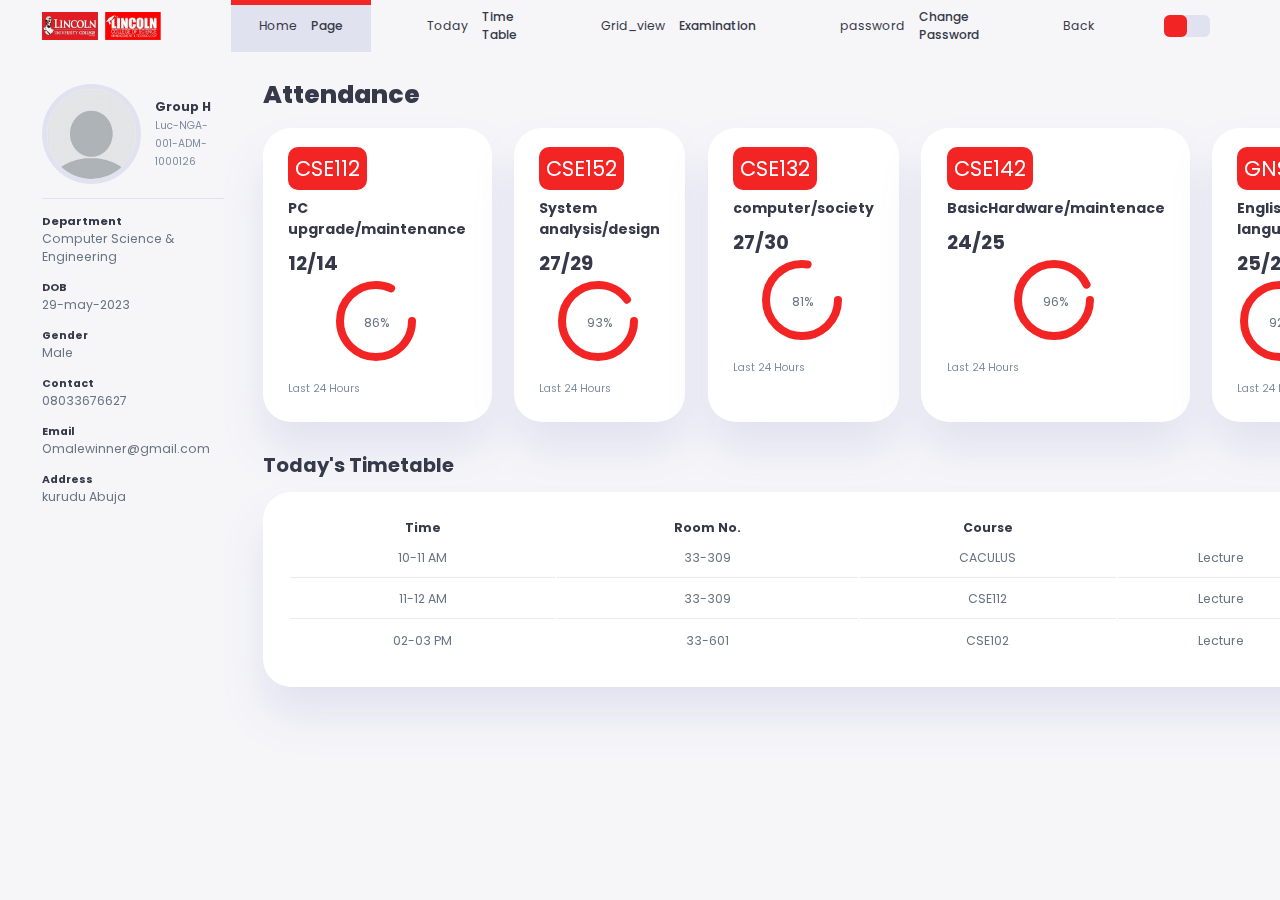
<file: Group H boostrap project/index.html>
<!DOCTYPE html>
<html lang="en">
<head>
    <meta charset="UTF-8">
    <meta http-equiv="X-UA-Compatible" content="IE=edge">
    <meta name="viewport" content="width=device-width, initial-scale=1.0">
    <title>Student Profile</title>
    <!-- <link rel="shortcut icon" href="./images/logo.png"> -->
    <!-- <link href="https://fonts.googleapis.com/icon?family=Material+Icons+Sharp" rel="stylesheet"> -->
    <link rel="stylesheet" href="style.css">
</head>
<body>
    <header>
        <div class="logo" title="University Management System">
            <img src="images/lin.jpg" alt="">
            <span class="danger"></span>
        </div>
        <div class="navbar">
            <a href="index.html" class="active">
                <span class="material-icons-sharp">Home</span>
                <h3>Page</h3>
            </a>
            <a href="timetable.html" onclick="timeTableAll()">
                <span class="material-icons-sharp">Today</span>
                <h3>Time Table</h3>
            </a> 
            <a href="exam.html">
                <span class="material-icons-sharp">Grid_view</span>
                <h3>Examination</h3>
            </a>
            <a href="password.html">
                <span class="material-icons-sharp">password</span>
                <h3>Change Password</h3>
            </a>
            <a href="index2.html">
                <span class="material-icons-sharp" onclick="">Back</span>
                <!-- <h3>Logout</h3> -->
            </a>
        </div>
        <div id="profile-btn">
            <span class="material-icons-sharp">person</span>
        </div>
        <div class="theme-toggler">
            <span class="material-icons-sharp active"></span>
            <span class="material-icons-sharp"></span>
        </div>
        
    </header>
    <div class="container">
        <aside>
            <div class="profile">
                <div class="top">
                    <div class="profile-photo">
                        <img src="./images/profile-1.jpg" alt="">
                    </div>
                    <div class="info">
                        <p><B>Group H</B></p>
                        <small class="text-muted">Luc-NGA-001-ADM-1000126</small>
                    </div>
                </div>
                <div class="about">
                    <h4>Department</h4>
                    <p>Computer Science & Engineering</p>
                    <h5>DOB</h5>
                    <p>29-may-2023</p>
                    <h5>Gender</h5>
                    <p>Male</p>
                    <h5>Contact</h5>
                    <p>08033676627</p>
                    <h5>Email</h5>
                    <p>Omalewinner@gmail.com</p>
                    <h5>Address</h5>
                    <p> kurudu Abuja</p>
                </div>
            </div>
        </aside>

        <main>
            <h1>Attendance</h1>
            <div class="subjects">
                <div class="eg">
                    <span class="material-icons-sharp">CSE112</span>
                    <h3>PC upgrade/maintenance</h3>
                    <h2>12/14</h2>
                    <div class="progress">
                        <svg><circle cx="38" cy="38" r="36"></circle></svg>
                        <div class="number"><p>86%</p></div>
                    </div>
                    <small class="text-muted">Last 24 Hours</small>
                </div>
                <div class="mth">
                    <span class="material-icons-sharp">CSE152</span>
                    <h3>System analysis/design</h3>
                    <h2>27/29</h2>
                    <div class="progress">
                        <svg><circle cx="38" cy="38" r="36"></circle></svg>
                        <div class="number"><p>93%</p></div>
                    </div>
                    <small class="text-muted">Last 24 Hours</small>
                </div>
                <div class="cs">
                    <span class="material-icons-sharp">CSE132</span>
                    <h3>computer/society</h3>
                    <h2>27/30</h2>
                    <div class="progress">
                        <svg><circle cx="38" cy="38" r="36"></circle></svg>
                        <div class="number"><p>81%</p></div>
                    </div>
                    <small class="text-muted">Last 24 Hours</small>
                </div>
                <div class="cg">
                    <span class="material-icons-sharp">CSE142</span>
                    <h3>BasicHardware/maintenace</h3>
                    <h2>24/25</h2>
                    <div class="progress">
                        <svg><circle cx="38" cy="38" r="36"></circle></svg>
                        <div class="number"><p>96%</p></div>
                    </div>
                    <small class="text-muted">Last 24 Hours</small>
                </div>
                <div class="net">
                    <span class="material-icons-sharp">GNS111</span>
                    <h3>English language</h3>
                    <h2>25/27</h2>
                    <div class="progress">
                        <svg><circle cx="38" cy="38" r="36"></circle></svg>
                        <div class="number"><p>92%</p></div>
                    </div>
                    <small class="text-muted">Last 24 Hours</small>
                </div>
            </div>

            <div class="timetable" id="timetable">
                <div>
                    <span id="prevDay">&lt;</span>
                    <h2>Today's Timetable</h2>
                    <span id="nextDay">&gt;</span>
                </div>
                <span class="closeBtn" onclick="timeTableAll()">X</span>
                <table>
                    <thead>
                        <tr>
                            <th>Time</th>
                            <th>Room No.</th>
                            <th>Course</th>
                            <th></th>
                        </tr>
                    </thead>
                    <tbody></tbody>
                </table>
            </div>
        </main>

        <div class="right">
            <div class="announcements">
                <h2>Announcements</h2>
                <div class="updates">
                    <div class="message">
                        <p> <b>Student affair</b> good day, you all have just two days before the exam clearance come to an end if you haven't done yours kindly do so before the end of friday 9/6/23  </p>
                        <!-- <small class="text-muted">Student aff </small> -->
                        <small class="text-muted">7th June 2023</small>
                    </div>
                    <div class="message">
                        <p> <b>student affair</b> Dear students, Nigerian goverment has declared monday  12th of june 2023 as public holiday .</p>
                        <small class="text-muted">10 Minutes Ago</small>
                    </div>
                    <div class="message">
                        <p> <b>Administration</b> Instructions for up coming Examination on 13th June.</p>
                        <small class="text-muted">Yesterday</small>
                    </div>
                </div>
            </div>

            <div class="leaves">
                <h2>Lecturer on Duty</h2>
                <div class="teacher">
                    <div class="profile-photo"><img src="./images/profile-3.jpg" alt=""></div>
                    <div class="info">
                        <h3>MR Assaduhlla yaya senusi (HOD)</h3>
                        <small class="text-muted">Full Day</small>
                    </div>
                </div>
                <div class="teacher">
                    <div class="profile-photo"><img src="./images/profile-4.jpg" alt=""></div>
                    <div class="info">
                        <h3>MR Umar</h3>
                        <small class="text-muted">Full Day</small>
                    </div>
                </div>
                <div class="teacher">
                    <div class="profile-photo"><img src="./images/profile-4.jpg" alt=""></div>
                    <div class="info">
                        <h3>MR Ibrahim</h3>
                        <small class="text-muted">Full Day</small>
                    </div>
                </div>
            </div>

        </div>
    </div>
    

    <script src="timeTable.js"></script>
    <script src="app.js"></script>
</body>
</html>
</file>
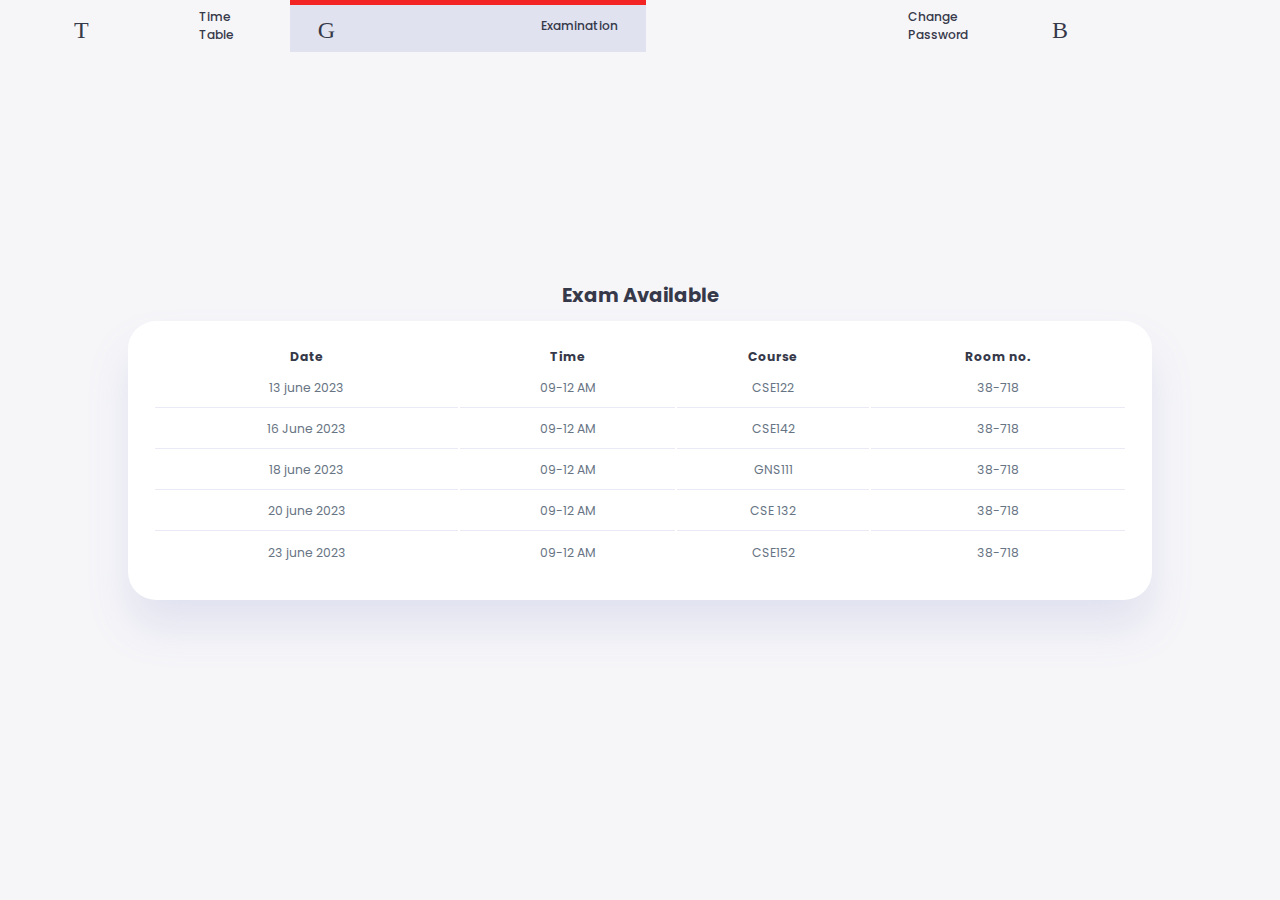
<file: Group H boostrap project/exam.html>
<!DOCTYPE html>
<html lang="en">
<head>
    <meta charset="UTF-8">
    <meta http-equiv="X-UA-Compatible" content="IE=edge">
    <meta name="viewport" content="width=device-width, initial-scale=1.0">
    <title>Student profile</title>
    <link href="https://fonts.googleapis.com/icon?family=Material+Icons+Sharp" rel="stylesheet">
    <link rel="shortcut icon" href="./images/lin.jpg">
    <link rel="stylesheet" href="style.css">

    <style>
        body{overflow: hidden;}
        header{position: relative;}
        .exam{
            display: flex;
            align-items: center;
            justify-content: center;
            flex-direction: column;
            height: 80vh;
            width: 80%;
            margin: auto;
        }
    </style>
</head>
<body>
    <header>
        <div class="logo">
            <img src="./images/lin.jpg" alt="">
            <h2><span class="danger"></span></h2>
        </div>
        <div class="navbar">
            <a href="index.html">
                <span class="material-icons-sharp">home</span>
                <h3>Page</h3>
            </a>
            <a href="timetable.html" onclick="timeTableAll()">
                <span class="material-icons-sharp">Today</span>
                <h3>Time Table</h3>
            </a> 
            <a href="exam.html" class="active">
                <span class="material-icons-sharp">Grid_view</span>
                <h3>Examination</h3>
            </a>
            <a href="password.html">
                <span class="material-icons-sharp">password</span>
                <h3>Change Password</h3>
            </a>
            <a href="index2.html">
                <span class="material-icons-sharp">Back</span>
                <!-- <h3>Logout</h3> -->
            </a>
        </div>
        <div id="profile-btn" style="display: none;">
            <span class="material-icons-sharp">person</span>
        </div>
        <div class="theme-toggler">
            <span class="material-icons-sharp active"></span>
            <span class="material-icons-sharp"></span>
        </div>
    </header>

    <main>
        <div class="exam timetable">
            <h2>Exam Available</h2>
            <table>
                <thead>
                    <tr>
                        <th>Date</th>
                        <th>Time</th>
                        <th>Course</th>
                        <th>Room no.</th>
                    </tr>
                </thead>
                <tbody>
                    <tr>
                        <td>13 june 2023</td>
                        <td>09-12 AM</td>
                        <td>CSE122</td>
                        <td>38-718</td>
                    </tr>
                    <tr>
                        <td>16 June 2023</td>
                        <td>09-12 AM</td>
                        <td>CSE142</td>
                        <td>38-718</td>
                    </tr>
                    <tr>
                        <td>18 june 2023</td>
                        <td>09-12 AM</td>
                        <td>GNS111</td>
                        <td>38-718</td>
                    </tr>
                    <tr>
                        <td>20 june 2023</td>
                        <td>09-12 AM</td>
                        <td>CSE 132</td>
                        <td>38-718</td>
                    </tr>
                    <tr>
                        <td>23 june 2023</td>
                        <td>09-12 AM</td>
                        <td>CSE152</td>
                        <td>38-718</td>
                    </tr>
                </tbody>
            </table>
        </div>
    </main>
    </main>

</body>

<script src="app.js"></script>
</html>
</file>
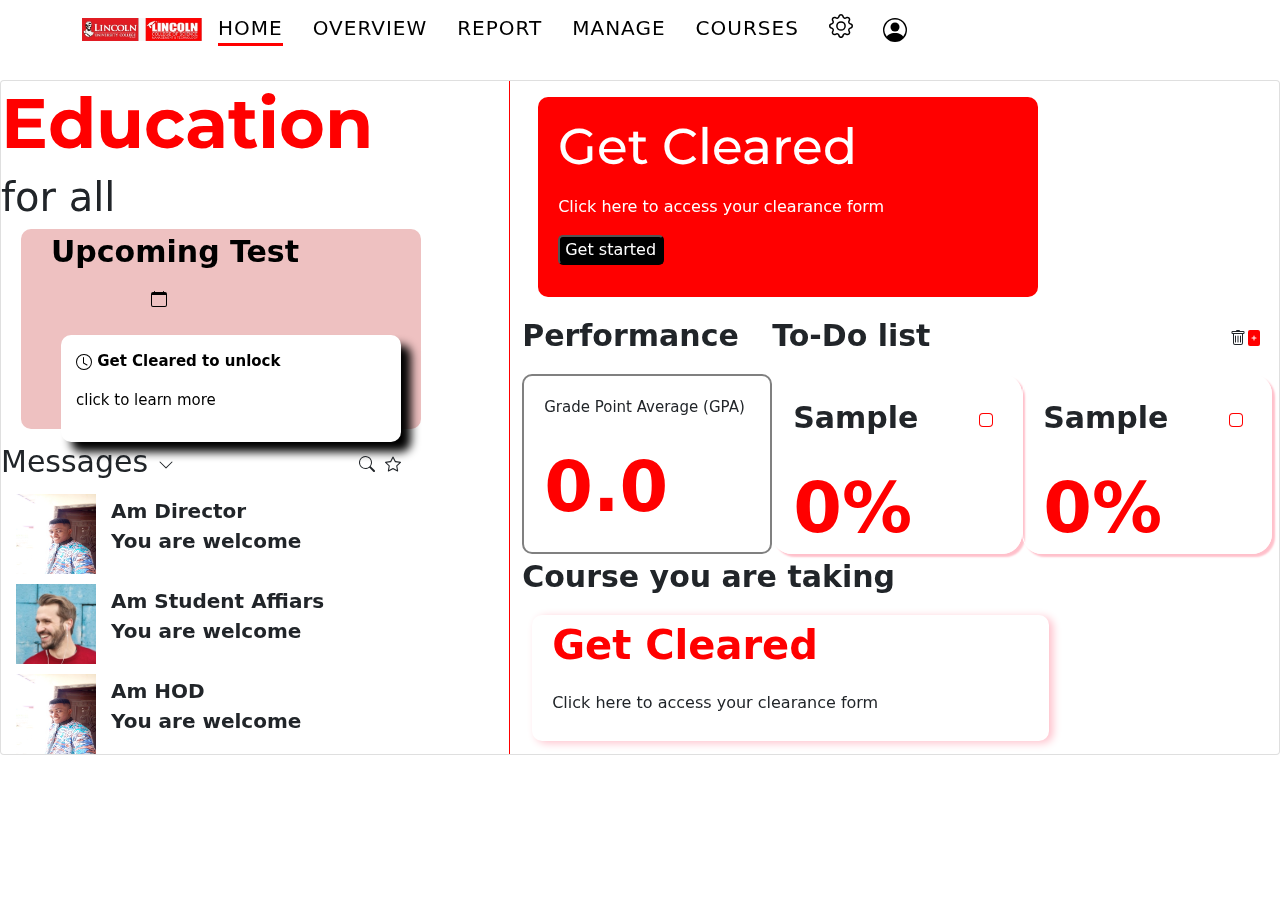
<file: Group H boostrap project/index2.html>
<!DOCTYPE html>
<html lang="en">
<head>
    <meta charset="UTF-8">
    <meta http-equiv="X-UA-Compatible" content="IE=edge">
    <meta name="viewport" content="width=device-width, initial-scale=1.0">
    <link rel="preconnect" href="https://fonts.googleapis.com">
<link rel="preconnect" href="https://fonts.gstatic.com" crossorigin>
<link href="https://fonts.googleapis.com/css2?family=Montserrat:wght@800&display=swap" rel="stylesheet">
<link rel="stylesheet" href="./static/styles/stylus2.css">
    <link rel="stylesheet" href="./static/styles/bootstrap.css">
    <link href="https://cdn.jsdelivr.net/npm/bootstrap@5.0.2/dist/css/bootstrap.min.css" rel="stylesheet" integrity="sha384-EVSTQN3/azprG1Anm3QDgpJLIm9Nao0Yz1ztcQTwFspd3yD65VohhpuuCOmLASjC" crossorigin="anonymous">
    <title>CSE Portal</title>
</head>
<body>
    
   
  <header class="main-header">
    <div class="container">
      <nav class="navbar navbar-expand-lg main-nav px-0">
        <a class="navbar-brand" href="/CSE Dept">
          <img src="image/WhatsApp Image 2023-05-05 at 11.31.14.jpg">
              </a>
       <!-- <button class="navbar-toggler" type="button" data-toggle="collapse" data-target="#mainMenu" aria-controls="mainMenu" aria-expanded="false" aria-label="Toggle navigation">
                        <span class="icon-bar icon-bar-1"></span>
                        <span class="icon-bar icon-bar-2"></span>
                        <span class="icon-bar icon-bar-3"></span>
                    </button>-->
        <div class="collapse navbar-collapse" id="mainMenu">
          <ul class="navbar-nav ml-auto text-uppercase f1">
            <li>
              <a href="#home" class="active active-first">home</a>
            </li>
            <li>
              <a href="#about">Overview</a>
            </li>
            <li>
              <a href="#service">Report</a>
            </li>
            <li>
              <a href="#project">Manage</a>
            </li>
            <li>
              <a href="#team">Courses</a>
            </li>
            <li>
                <svg xmlns="http://www.w3.org/2000/svg" width="24" height="24" fill="black" class="bi bi-gear" viewBox="0 0 16 16">
                  <path d="M8 4.754a3.246 3.246 0 1 0 0 6.492 3.246 3.246 0 0 0 0-6.492zM5.754 8a2.246 2.246 0 1 1 4.492 0 2.246 2.246 0 0 1-4.492 0z"/>
                  <path d="M9.796 1.343c-.527-1.79-3.065-1.79-3.592 0l-.094.319a.873.873 0 0 1-1.255.52l-.292-.16c-1.64-.892-3.433.902-2.54 2.541l.159.292a.873.873 0 0 1-.52 1.255l-.319.094c-1.79.527-1.79 3.065 0 3.592l.319.094a.873.873 0 0 1 .52 1.255l-.16.292c-.892 1.64.901 3.434 2.541 2.54l.292-.159a.873.873 0 0 1 1.255.52l.094.319c.527 1.79 3.065 1.79 3.592 0l.094-.319a.873.873 0 0 1 1.255-.52l.292.16c1.64.893 3.434-.902 2.54-2.541l-.159-.292a.873.873 0 0 1 .52-1.255l.319-.094c1.79-.527 1.79-3.065 0-3.592l-.319-.094a.873.873 0 0 1-.52-1.255l.16-.292c.893-1.64-.902-3.433-2.541-2.54l-.292.159a.873.873 0 0 1-1.255-.52l-.094-.319zm-2.633.283c.246-.835 1.428-.835 1.674 0l.094.319a1.873 1.873 0 0 0 2.693 1.115l.291-.16c.764-.415 1.6.42 1.184 1.185l-.159.292a1.873 1.873 0 0 0 1.116 2.692l.318.094c.835.246.835 1.428 0 1.674l-.319.094a1.873 1.873 0 0 0-1.115 2.693l.16.291c.415.764-.42 1.6-1.185 1.184l-.291-.159a1.873 1.873 0 0 0-2.693 1.116l-.094.318c-.246.835-1.428.835-1.674 0l-.094-.319a1.873 1.873 0 0 0-2.692-1.115l-.292.16c-.764.415-1.6-.42-1.184-1.185l.159-.291A1.873 1.873 0 0 0 1.945 8.93l-.319-.094c-.835-.246-.835-1.428 0-1.674l.319-.094A1.873 1.873 0 0 0 3.06 4.377l-.16-.292c-.415-.764.42-1.6 1.185-1.184l.292.159a1.873 1.873 0 0 0 2.692-1.115l.094-.319z"/>
                </svg>
            </li>
            <li>
              <a href="index.html">
              <svg xmlns="http://www.w3.org/2000/svg" width="24" height="24" fill="black" class="bi bi-person-circle" viewBox="0 0 16 16">
                <path d="M11 6a3 3 0 1 1-6 0 3 3 0 0 1 6 0z"/>
                <path fill-rule="evenodd" d="M0 8a8 8 0 1 1 16 0A8 8 0 0 1 0 8zm8-7a7 7 0 0 0-5.468 11.37C3.242 11.226 4.805 10 8 10s4.757 1.225 5.468 2.37A7 7 0 0 0 8 1z"/>
              </svg>
              </a>
            </li>
            
          </ul>
        </div>
      </nav>
    </div>
    <br>
    <div class="card mb-3" style="max-width: 100%;">
      <div class="row no-gutters">
        <div class="col-md-4">
          <h1 class="Education">Education</h1>
          <h1>for all</h1>
          <div class="notificationbox">
            <p>Upcoming Test <span><svg xmlns="http://www.w3.org/2000/svg" width="16" height="16" fill="currentColor" class="bi bi-calendar" viewBox="0 0 16 16">
              <path d="M3.5 0a.5.5 0 0 1 .5.5V1h8V.5a.5.5 0 0 1 1 0V1h1a2 2 0 0 1 2 2v11a2 2 0 0 1-2 2H2a2 2 0 0 1-2-2V3a2 2 0 0 1 2-2h1V.5a.5.5 0 0 1 .5-.5zM1 4v10a1 1 0 0 0 1 1h12a1 1 0 0 0 1-1V4H1z"/>
            </svg></span></p>
            <div class="whiteboard">
              <p class="let"><svg xmlns="http://www.w3.org/2000/svg" width="16" height="16" fill="currentColor" class="bi bi-clock" viewBox="0 0 16 16">
                <path d="M8 3.5a.5.5 0 0 0-1 0V9a.5.5 0 0 0 .252.434l3.5 2a.5.5 0 0 0 .496-.868L8 8.71V3.5z"/>
                <path d="M8 16A8 8 0 1 0 8 0a8 8 0 0 0 0 16zm7-8A7 7 0 1 1 1 8a7 7 0 0 1 14 0z"/>
              </svg> Get Cleared to unlock</p>
              <p>click to learn more</p>
            </div>
          </div>
          <div class="mess">
            <div class="mess-1">Messages
              <small><svg xmlns="http://www.w3.org/2000/svg" width="16" height="16" fill="currentColor" class="bi bi-chevron-down" viewBox="0 0 16 16">
                <path fill-rule="evenodd" d="M1.646 4.646a.5.5 0 0 1 .708 0L8 10.293l5.646-5.647a.5.5 0 0 1 .708.708l-6 6a.5.5 0 0 1-.708 0l-6-6a.5.5 0 0 1 0-.708z"/>
              </svg></small>
            </div>
            <div class="mess-2">
              <svg xmlns="http://www.w3.org/2000/svg" width="16" height="16" fill="currentColor" class="bi bi-search" viewBox="0 0 16 16">
                <path d="M11.742 10.344a6.5 6.5 0 1 0-1.397 1.398h-.001c.03.04.062.078.098.115l3.85 3.85a1 1 0 0 0 1.415-1.414l-3.85-3.85a1.007 1.007 0 0 0-.115-.1zM12 6.5a5.5 5.5 0 1 1-11 0 5.5 5.5 0 0 1 11 0z"/>
              </svg>
              <svg xmlns="http://www.w3.org/2000/svg" width="16" height="16" fill="currentColor" class="bi bi-star" viewBox="0 0 16 16">
                <path d="M2.866 14.85c-.078.444.36.791.746.593l4.39-2.256 4.389 2.256c.386.198.824-.149.746-.592l-.83-4.73 3.522-3.356c.33-.314.16-.888-.282-.95l-4.898-.696L8.465.792a.513.513 0 0 0-.927 0L5.354 5.12l-4.898.696c-.441.062-.612.636-.283.95l3.523 3.356-.83 4.73zm4.905-2.767-3.686 1.894.694-3.957a.565.565 0 0 0-.163-.505L1.71 6.745l4.052-.576a.525.525 0 0 0 .393-.288L8 2.223l1.847 3.658a.525.525 0 0 0 .393.288l4.052.575-2.906 2.77a.565.565 0 0 0-.163.506l.694 3.957-3.686-1.894a.503.503 0 0 0-.461 0z"/>
              </svg>
            </div>
          </div>
          <div class="life">
            <div class="life-1">
              <div class="mon">
              <img src="image/IMG_20210905_104028_158.jpg">
            </div>
            <div class="mon-1">
              <p class="wert"> Am Director <br/>You are welcome</p>
            </div>
            </div>
          </div>
          <div class="life">
            <div class="life-1">
              <div class="mon">
              <img src="image/profile_4.png">
            </div>
            <div class="mon-1">
              <p class="wert"> Am Student Affiars <br/>You are welcome</p>
            </div>
            </div>
          </div>
          <div class="life">
            <div class="life-1">
              <div class="mon">
              <img src="image/IMG_20210905_104028_158.jpg">
            </div>
            <div class="mon-1">
              <p class="wert"> Am HOD<br/>You are welcome</p>
            </div>
            </div>
          </div>
        </div>
        <div class="col-md-8">
          <div class="card-body">
            <div class="GetCleared">
            <h4 class="card-title">Get Cleared</h4>
            <p class="card-detail">Click here to access your clearance form</p>
            <button type="button" class="btn-getstarted">Get started</button>
          </div>
            <!-- <p class="card-text">This is a wider card with supporting text below as a natural lead-in to additional content. This content is a little bit longer.</p>
            <p class="card-text"><small class="text-muted">Last updated 3 mins ago</small></p> -->
          </div>
          <div class="men">
          <div class="first">
            <div class="first-1">
              <p class="er">Performance</p>
            </div>
            <div class="first-2">
              <p class="rt">Grade Point Average (GPA)</p>
              <p class="tre">0.0</p>
            </div>
          </div>
          <div class="first">
            <div class="first-1">
              <p class="er">To-Do list</p>
            </div>
            <div class="first-3">
              <p class="er">Sample<span><svg xmlns="http://www.w3.org/2000/svg" width="16" height="16" fill="currentColor" class="bi bi-app" viewBox="0 0 16 16">
                <path d="M11 2a3 3 0 0 1 3 3v6a3 3 0 0 1-3 3H5a3 3 0 0 1-3-3V5a3 3 0 0 1 3-3h6zM5 1a4 4 0 0 0-4 4v6a4 4 0 0 0 4 4h6a4 4 0 0 0 4-4V5a4 4 0 0 0-4-4H5z"/>
              </svg></span></p>
              <p class="tre">0%</p>
            </div>
          </div>
          <div class="first">
            <div class="first-1">
              <p class="get"><span class="set"><svg xmlns="http://www.w3.org/2000/svg" width="16" height="16" fill="currentColor" class="bi bi-trash" viewBox="0 0 16 16">
                <path d="M5.5 5.5A.5.5 0 0 1 6 6v6a.5.5 0 0 1-1 0V6a.5.5 0 0 1 .5-.5Zm2.5 0a.5.5 0 0 1 .5.5v6a.5.5 0 0 1-1 0V6a.5.5 0 0 1 .5-.5Zm3 .5a.5.5 0 0 0-1 0v6a.5.5 0 0 0 1 0V6Z"/>
                <path d="M14.5 3a1 1 0 0 1-1 1H13v9a2 2 0 0 1-2 2H5a2 2 0 0 1-2-2V4h-.5a1 1 0 0 1-1-1V2a1 1 0 0 1 1-1H6a1 1 0 0 1 1-1h2a1 1 0 0 1 1 1h3.5a1 1 0 0 1 1 1v1ZM4.118 4 4 4.059V13a1 1 0 0 0 1 1h6a1 1 0 0 0 1-1V4.059L11.882 4H4.118ZM2.5 3h11V2h-11v1Z"/>
              </svg></span> <span class="ser"><svg xmlns="http://www.w3.org/2000/svg" width="16" height="16" fill="currentColor" class="bi bi-file-plus-fill" viewBox="0 0 16 16">
                <path d="M12 0H4a2 2 0 0 0-2 2v12a2 2 0 0 0 2 2h8a2 2 0 0 0 2-2V2a2 2 0 0 0-2-2zM8.5 6v1.5H10a.5.5 0 0 1 0 1H8.5V10a.5.5 0 0 1-1 0V8.5H6a.5.5 0 0 1 0-1h1.5V6a.5.5 0 0 1 1 0z"/>
              </svg></span></p>
            </div>
            <div class="first-3">
              <p class="er">Sample<span><svg xmlns="http://www.w3.org/2000/svg" width="16" height="16" fill="currentColor" class="bi bi-app" viewBox="0 0 16 16">
                <path d="M11 2a3 3 0 0 1 3 3v6a3 3 0 0 1-3 3H5a3 3 0 0 1-3-3V5a3 3 0 0 1 3-3h6zM5 1a4 4 0 0 0-4 4v6a4 4 0 0 0 4 4h6a4 4 0 0 0 4-4V5a4 4 0 0 0-4-4H5z"/>
              </svg></span></p>
              <p class="tre">0%</p>
            </div>
          </div>
        </div>
        <div class="wmen">
          <p class="er">Course you are taking</p>
          <div class="women">
            <p class="en">Get Cleared</p>
            <p>Click here to access your clearance form</p>
          </div>
        </div>
        </div>
      </div>
    </div>
    <!-- /.container -->
  </header>
      
   
      
    
    <!-- <script src="./static/js/bootstrap.js"> -->
   <script src="https://cdn.jsdelivr.net/npm/bootstrap@5.0.2/dist/js/bootstrap.bundle.min.js" integrity="sha384-MrcW6ZMFYlzcLA8Nl+NtUVF0sA7MsXsP1UyJoMp4YLEuNSfAP+JcXn/tWtIaxVXM" crossorigin="anonymous"></script>
</body>
</html>
</file>
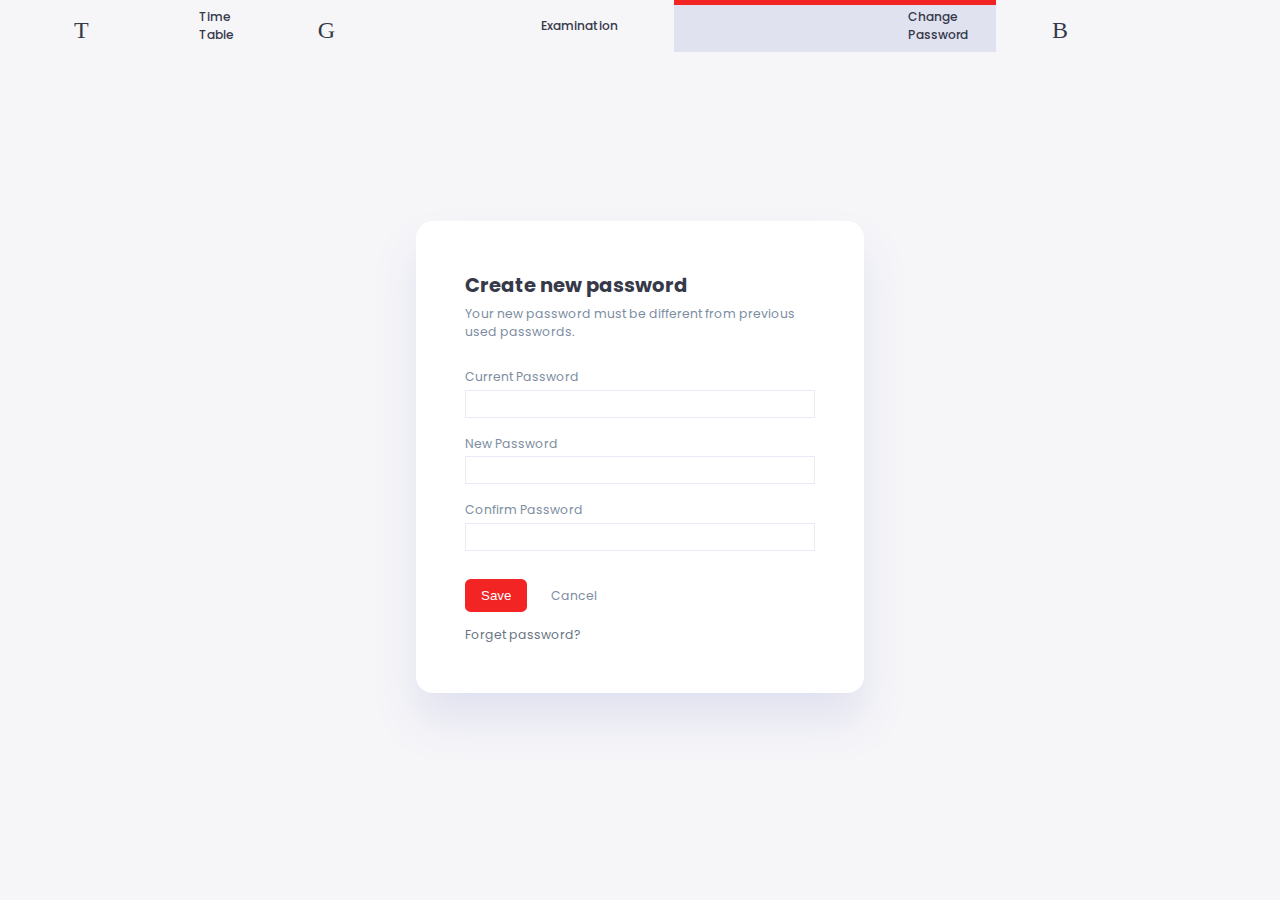
<file: Group H boostrap project/password.html>
<!DOCTYPE html>
<html lang="en">
<head>
    <meta charset="UTF-8">
    <meta http-equiv="X-UA-Compatible" content="IE=edge">
    <meta name="viewport" content="width=device-width, initial-scale=1.0">
    <title>Student profile</title>
    <link href="https://fonts.googleapis.com/icon?family=Material+Icons+Sharp" rel="stylesheet">
    <link rel="shortcut icon" href="./images/">
    <link rel="stylesheet" href="style.css">

    <style>
        header{position: relative;}
        .change-password-container{
            display: flex;
            align-items: center;
            justify-content: center;
            width: 100%;
            height: 90vh;
        }
        .change-password-container form{
            display: flex;
            flex-direction: column;
            justify-content: center;
            border-radius: var(--border-radius-2);
            padding : 3.5rem;
            background-color: var(--color-white);
            box-shadow: var(--box-shadow);
            width: 95%;
            max-width: 32rem;
        }
        .change-password-container form:hover{box-shadow: none;}
        .change-password-container form input[type=password]{
            border: none;
            outline: none;
            border: 1px solid var(--color-light);
            background: transparent;
            height: 2rem;
            width: 100%;
            padding: 0 .5rem;
        }
        .change-password-container form .box{
            padding: .5rem 0;
        }
        .change-password-container form .box p{
            line-height: 2;
        }
        .change-password-container form h2+p{margin: .4rem 0 1.2rem 0;} 
        .btn{
            background: none;
            border: none;
            border: 2px solid var(--color-primary) !important;
            border-radius: var(--border-radius-1);
            padding: .5rem 1rem;
            color: var(--color-white);
            background-color: var(--color-primary);
            cursor: pointer;
            margin: 1rem 1.5rem 1rem 0;
            margin-top: 1.5rem;
        }
        .btn:hover{
            color: var(--color-primary);
            background-color: transparent;
        }
    </style>

</head>
<body>
    <header>
        <div class="logo">
            <img src="./images/lin.jpg" alt="">
            <h2><span class="danger"></span></h2>
        </div>
        <div class="navbar">
            <a href="index.html">
                <span class="material-icons-sharp">home</span>
                <h3>page</h3>
            </a>
            <a href="timetable.html" onclick="timeTableAll()">
                <span class="material-icons-sharp">Today</span>
                <h3>Time Table</h3>
            </a> 
            <a href="exam.html">
                <span class="material-icons-sharp">Grid_view</span>
                <h3>Examination</h3>
            </a>
            <a href="password.html" class="active">
                <span class="material-icons-sharp">password</span>
                <h3>Change Password</h3>
            </a>
            <a href="index2.html">
                <span class="material-icons-sharp">Back</span>
                <!-- <h3>Logout</h3> -->
            </a>
        </div>
        <div id="profile-btn" style="display: none;">
            <span class="material-icons-sharp">person</span>
        </div>
        <div class="theme-toggler">
            <span class="material-icons-sharp active"></span>
            <span class="material-icons-sharp"></span>
        </div>
    </header>

    <div class="change-password-container">
        <form action="">
            <h2>Create new password</h2>
            <p class="text-muted">Your new password must be different from previous used passwords.</p>
            <div class="box">
                <p class="text-muted">Current Password</p>
                <input type="password" id="currentpass">
            </div>
            <div class="box">
                <p class="text-muted">New Password</p>
                <input type="password" id="newpass">
            </div>
            <div class="box">
                <p class="text-muted">Confirm Password</p>
                <input type="password" id="confirmpass">
            </div>
            <div class="button">
                <input type="submit" value="Save" class="btn">
                <a href="index.html" class="text-muted">Cancel</a>
            </div>
            <a href="#"><p>Forget password?</p></a>
        </form>    
    </div>

</body>

<script src="app.js"></script>

</html>
</file>
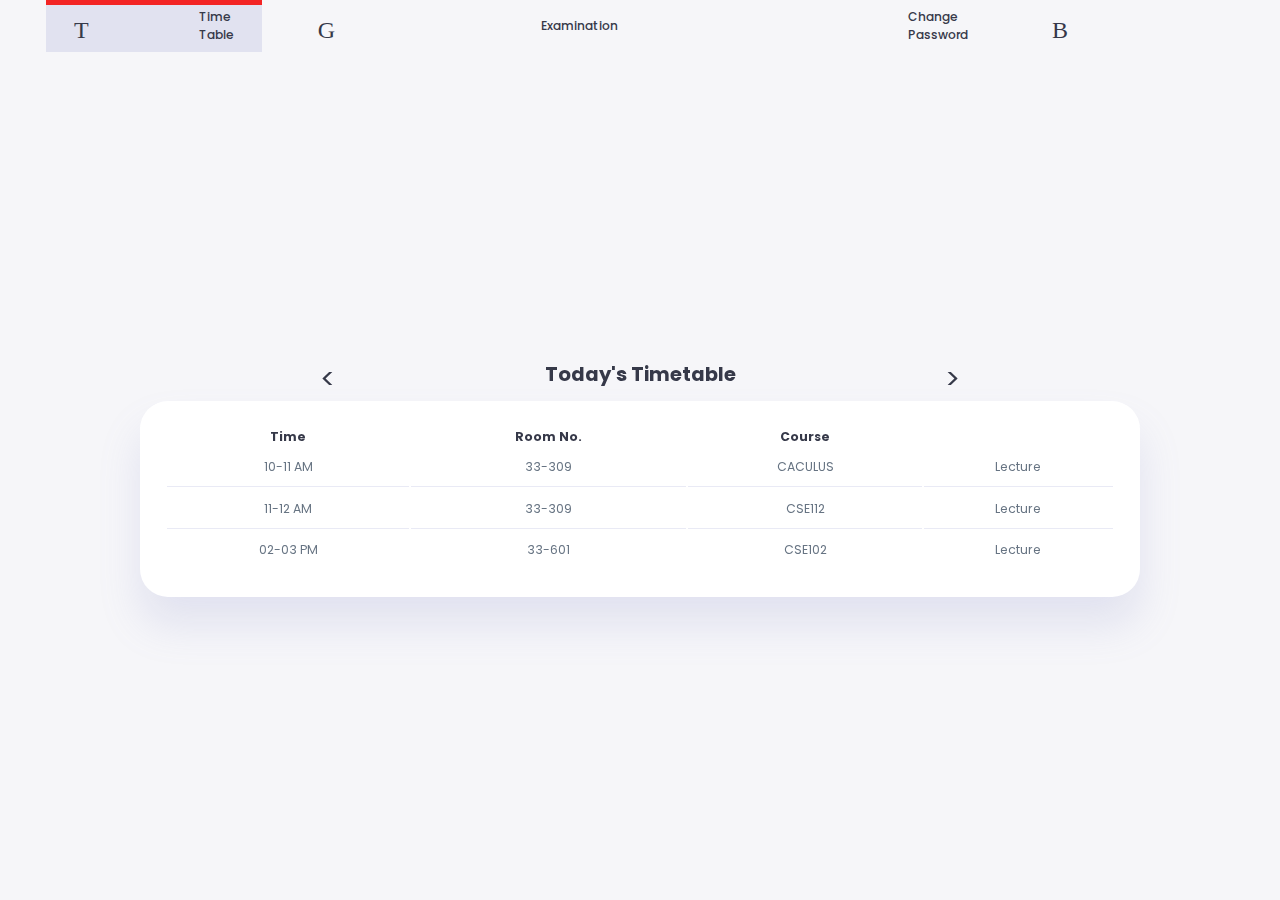
<file: Group H boostrap project/timetable.html>
<!DOCTYPE html>
<html lang="en">
<head>
    <meta charset="UTF-8">
    <meta http-equiv="X-UA-Compatible" content="IE=edge">
    <meta name="viewport" content="width=device-width, initial-scale=1.0">
    <title>Student profile</title>
    <link href="https://fonts.googleapis.com/icon?family=Material+Icons+Sharp" rel="stylesheet">
    <link rel="shortcut icon" href="./images/lin.jpg">
    <link rel="stylesheet" href="style.css">
</head>
<body>
    <header>
        <div class="logo">
            <img src="./images/lin.jpg" alt="">
            <h2><span class="danger"></span></h2>
        </div>
        <div class="navbar">
            <a href="index.html">
                <span class="material-icons-sharp">home</span>
                <h3>Page</h3>
            </a>
            <a href="timetable.html" class="active" onclick="timeTableAll()">
                <span class="material-icons-sharp">Today</span>
                <h3>Time Table</h3>
            </a> 
            <a href="exam.html">
                <span class="material-icons-sharp">Grid_view</span>
                <h3>Examination</h3>
            </a>
            <a href="password.html">
                <span class="material-icons-sharp">password</span>
                <h3>Change Password</h3>
            </a>
            <a href="index2.html">
                <span class="material-icons-sharp">Back</span>
                <!-- <h3>Logout</h3> -->
            </a>
        </div>
        <div id="profile-btn" style="display: none;">
            <span class="material-icons-sharp">person</span>
        </div>
        <div class="theme-toggler">
            <span class="material-icons-sharp active"></span>
            <span class="material-icons-sharp"></span>
        </div>
        
    </header>

    <main style="margin: 0;">
        <div class="timetable active" id="timetable">
            <div>
                <span id="prevDay">&lt;</span>
                <h2>Today's Time table</h2>
                <span id="nextDay">&gt;</span>
            </div>
            <table>
                <thead>
                    <tr>
                        <th>Time</th>
                        <th>Room No.</th>
                        <th>Course</th>
                        <th></th>
                    </tr>
                </thead>
                <tbody></tbody>
            </table>
        </div>
    </main>

</body>

<script src="timeTable.js"></script>
<script src="app.js"></script>
</html>
</file>
<file: Group H boostrap project/style.css>
@import url('https://fonts.googleapis.com/css2?family=Cairo:wght@200;300;400;500;600;700;800;900&family=Poppins:wght@300;400;500;600;700;800&display=swap');

:root{
    --color-primary: #f32424;
    --color-danger: #f32424;
    --color-success: #f32424;
    --color-warning: #ffbb55;
    --color-white: #fff;
    --color-info: #7d8da1;
    --color-dark: #363949;
    --color-light: rgba(132, 139, 200, 0.18);
    --color-dark-varient: #677483;
    --color-background: #f6f6f9;
    
    --card-border-radius: 2rem;
    --border-radius-1: 0.4rem;
    --border-radius-2: 1.2rem;

    --card-padding: 1.8rem;
    --box-shadow: 0 2rem 3rem var(--color-light)    
}

.dark-theme{
    --color-background: #181a1e;
    --color-white: #202528;
    --color-dark: #edeffd;
    --color-dark-varient: #a3bdcc;
    --color-light: rgba(0,0,0,0.4);
    --box-shadow: 0 2rem 3rem var(--color-light)
}


*{
    margin:0;
    padding: 0;
    text-decoration: none;
    list-style: none;
    box-sizing: border-box;
}

html{
    font-size: 14px;
    scroll-behavior: smooth;
}
body{
    font-family: 'Poppins', sans-serif;
    font-size: .88rem;
    background: var(--color-background);
    user-select: none;
    overflow-x: hidden;
    color: var(--color-dark);
}
*{
    color: var(--color-dark);
}
img{
    display: block;
    width: 100%;
}
h1{
    font-weight: 800;
    font-size: 1.8rem;
}
h2{font-size: 1.4rem;}
h3{font-size: .87rem;}
h4{font-size: .8rem;}
h5{font-size: .77rem;}
small{font-size: .75rem;}

.text-muted{color: var(--color-info);}
p{color: var(--color-dark-varient);}
b{color: var(--color-dark);}

.primary{color: var(--color-primary);}
.danger{color: var(--color-danger);}
.success{color: var(--color-success)}
.warning{color: var(--color-warning);}

.container{
    position: relative;
    display: grid;
    width: 93%;
    margin: 0 3rem;
    gap: 1.8rem;
    grid-template-columns: 14rem auto 23rem;
    padding-top: 4rem;
}
header h3{font-weight: 500;} 
header{
    position: fixed;
    width: 100vw;
    z-index: 1000;
    background-color: var(--color-background);
}
header.active{box-shadow: var(--box-shadow);}
header .logo{
    display: flex;
    gap: .8rem;
    margin-right: auto;
}
header .logo img{
    /* width: 20px; */
    height: 2rem;
}

header,
header .navbar{
    display: flex;
    align-items: center;
    justify-content: flex-end;
    padding: 0 3rem;
    color: var(--color-info);
}
header .navbar a{
    display: flex;
    margin-left: 2rem;
    gap: 1rem;
    align-items: center;
    justify-content: space-between;
    position: relative;
    height: 3.7rem;
    transition: all 300ms ease;
    padding: 0 2rem;
}
header .navbar a:hover {
    padding-top: 1.5rem;
}
header .navbar a.active{
    background: var(--color-light);
    color: var(--color-primary);
}
header .navbar a.active::before{
    content: "";
    background-color: var(--color-primary);
    position: absolute;
    height: 5px;
    width: 100%;
    left: 0;top: 0;
}
header #profile-btn{
    display: none;
    font-size: 2rem;
    margin: .5rem 2rem 0 0;
    cursor: pointer;
}
header .theme-toggler{
    background: var(--color-light);
    display: flex;
    justify-content: space-between;
    align-items: center;
    height: 1.6rem;
    width: 4.2rem;
    cursor: pointer;
    border-radius: var(--border-radius-1);
    margin-right: 2rem;
}
header .theme-toggler span{
    font-size: 1.2rem;
    width: 50%;
    height: 100%;
    display: flex;
    align-items: center;
    justify-content: center;
}
header .theme-toggler span.active{
    background-color: var(--color-primary);
    color: white;
    border-radius: var(--border-radius-1);
}

/* Profile section  */
aside .profile{
    margin-top: 2rem;
    width: 13rem;
    position: fixed;
}
aside .profile .top{
    display: flex;
    align-items: center;
    gap: 1rem;
    border-bottom: 1px solid var(--color-light);
    padding-bottom: 1rem;
}
aside .profile .top:hover .profile-photo{
    scale: 1.05;
}
aside .profile .top .profile-photo{
    width: 200px;
    height: 100px;
    border-radius: 50%;
    overflow: hidden;
    border: 5px solid var(--color-light);
    transition: all 400ms ease;
}
aside .profile .about p{
    padding-bottom: 1rem;
}
aside .profile .about{
    margin-top: 1rem;
}

/* Home Section  */
main{
    position: relative;
    margin-top: 1.4rem;
}
main .subjects{
    display: grid;
    grid-template-columns: repeat(5, 1fr);
    gap: 1.6rem;
}

main .subjects > div{
    background-color: var(--color-white);
    padding: var(--card-padding);
    border-radius: var(--card-border-radius);
    margin-top: 1rem;
    box-shadow: var(--box-shadow);
    transition: all 300ms ease;
}
main .subjects > div:hover{
    box-shadow: none;
}
main .subjects > div span{
    background-color: var(--color-primary);
    padding: .5rem;
    border-radius: 10px;
    color: var(--color-white);
    font-size: 1.5rem;
}
main .subjects > div.mth span,main .subjects > div.cg span{background: var(--color-danger);}
main .subjects > div.cs span{background: var(--color-success);}

main .subjects h3{
    margin: 1rem 0 0.6rem;
    font-size: 1rem;
}
main .subjects .progress{
    position: relative;
    width: 89px;
    height: 89px;
    border-radius: 5px;
    margin: auto;
}
main .subjects svg circle{
    fill: none;
    stroke: var(--color-primary);
    stroke-width: 8;
    stroke-linecap: round;
    transform: translate(5px, 5px);
    stroke-dasharray: 110;
    stroke-dashoffset: 92;
}
main .subjects .eg svg circle{
    stroke-dashoffset: 25;
    stroke-dasharray: 210;
}
main .subjects .mth svg circle{
    stroke-dashoffset: 7;
    stroke-dasharray: 210;
}
main .subjects .cs svg circle{
    stroke-dashoffset: 35;
    stroke-dasharray: 210;
}
main .subjects .cg svg circle{
    stroke-dashoffset: 0;
    stroke-dasharray: 210;
}
main .subjects .net svg circle{
    stroke-dashoffset: 5;
    stroke-dasharray: 210;
}
main .subjects .progress .number{
    position: absolute;
    top: 0;left: 0;
    height: 100%;
    width: 100%;
    display: flex;
    justify-content: center;
    align-items: center;
}
main .subjects small{
    margin-top: 1rem;
    display: block;
}
main .timetable{
    margin-top: 2rem;
}
main .timetable h2{
    margin-bottom: .8rem;
}
main .timetable table{
    background-color: var(--color-white);
    width: 100%;
    border-radius: var(--card-border-radius);
    padding: var(--card-padding);
    text-align: center;
    box-shadow: var(--box-shadow);
    transition: all 300ms ease;
}
main .timetable span{display: none;}
main .timetable table:hover{box-shadow: none;}
main table tbody td{
    height: 2.8rem;
    border-bottom: 1px solid var(--color-light);
    color: var(--color-dark-varient);
}
main table tbody tr:last-child td{border: none;}

main .timetable.active{
    width: 100%;
    height: 100vh;
    position: fixed;
    top: 0;left: 0;
    display: flex;
    flex-direction: column;
    align-items: center;
    justify-content: center;
}
main .timetable.active h2{
    color: var(--color-dark);
}
main .timetable.active table{
    width: 90%;
    max-width: 1000px;
    position: relative;
}
main .timetable.active span{
    display: block;
    font-size: 2rem;
    color: var(--color-dark);
    cursor: pointer;
}
.timetable div{
    position: relative;
    width: 50%;
    display: flex;
    align-items: center;
    justify-content: space-between;
}
main .timetable.active .closeBtn{
    position: absolute;
    top: 5%;right: 5%;
}


/* Right  */
.right{margin-top: 2.2rem;padding-left: 1.5rem;}

.right .announcements h2{margin-bottom: .8rem;}
.right .announcements .updates{
    background-color: var(--color-white);
    padding: var(--card-padding);
    border-radius: var(--card-border-radius);
    box-shadow: var(--box-shadow);
    transition: all 300ms ease;
}
.right .announcements .updates:hover{box-shadow: none;}
.right .announcements .updates .message{
    gap: 1rem;
    line-height: 1.5;
    padding: .5rem 0;
}

/* Teachers on leave  */
.right .leaves{margin-top: 2rem;}
.right .leaves h2{margin-bottom: .8rem;}
.right .leaves .teacher{
    background: var(--color-white);
    display: flex;
    align-items: center;
    gap: 1rem;
    margin-bottom: .7rem;
    padding: 1.4rem var(--card-padding);
    border-radius: var(--border-radius-2);
    transition: all 300ms ease;
    box-shadow: var(--box-shadow);
}
.right .profile-photo{
    width: 2.5rem;
    height: 2.5rem;
    border-radius: 50%;
    overflow: hidden;
}
.right .leaves .teacher:hover{box-shadow: none;}





/* MEDIA QUERIES  */
@media screen and (max-width: 1200px) {
    html{font-size: 12px;}
    .container{
        grid-template-columns: 13rem auto 20rem;
    }
    header{position: fixed;}
    .container{padding-top: 4rem;}
    header .logo h2{display: none;}
    header .navbar h3{display: none;}
    header .navbar a{width: 4.5rem; padding: 0 1rem;}

    main .subjects{
        grid-template-columns: repeat(2, 1fr);
        gap: 1;
    }
    main .timetable{
        width: 150%;
        position: absolute;
        padding: 4rem 0 0 0;
    }
}


@media screen and (max-width: 768px){
    html{font-size: 10px;}
    header{padding: 0 .8rem;}
    .container{width: 100%; grid-template-columns: 1fr;margin: 0;}
    header #profile-btn{display: inline;}
    header .navbar{padding: 0;}
    header .navbar a{margin: 0 .5rem 0 0;}
    header .theme-toggler{margin: 0;}
    aside{
        position: absolute;
        top: 4rem;left: 0;right: 0;
        background-color: var(--color-white);
        padding-left: 2rem;
        transform: translateX(-100%);
        z-index: 10;
        width:18rem;
        height: 100%;
        box-shadow: 1rem 3rem 4rem var(--color-light);
        transition: all 2s ease;
    }
    aside.active{
        transform: translateX(0);
    }
    main{padding: 0 2rem;}
    main .timetable{
        position: relative;
        margin: 3rem 0 0 0;
        width: 100%;
    }
    main .timetable table{
        width: 100%;
        margin: 0;
    }
    .right{
        width: 100%;
        padding: 2rem;
    }
}
</file>
<file: Group H boostrap project/static/styles/stylus2.css>
/**
 * index.scss
 * - Add any styles you want here!
 */

 body {
    background: white !important;
  }
  /* main-header start */
  [data-target="#mainMenu"] {
    position: absolute;
    z-index: 999;
  }
  
  #mainMenu li > a {
    font-size: 20px;
    letter-spacing: 1px;
    color: #000;
    font-weight: 400;
    position: relative;
    z-index: 1;
    text-decoration: none;
  }
  
  .main-header.fixed-nav #mainMenu li > a {
    color: #fff;
    text-decoration: none;
  }
  
  #mainMenu li:not(:last-of-type) {
    margin-right: 30px;
  }
  
  #mainMenu li > a::before {
    position: absolute;
    content: "";
    width: calc(100%);
    height: 3px;
    background: red;
    bottom: -6px;
    left: 0;
  
    -webkit-transform: scale(0, 1);
    -ms-transform: scale(0, 1);
    transform: scale(0, 1);
    -webkit-transform-origin: right center;
    -ms-transform-origin: right center;
    transform-origin: right center;
    z-index: -1;
  
    -webkit-transition: transform 0.5s ease;
    transition: transform 0.5s ease;
  }
  
  #mainMenu li > a:hover::before,
  #mainMenu li > a.active::before {
    -webkit-transform: scale(1, 1);
    -ms-transform: scale(1, 1);
    transform: scale(1, 1);
    -webkit-transform-origin: left center;
    -ms-transform-origin: left center;
    transform-origin: left center;
  }
  
  .main-header.fixed-nav #mainMenu li > a::before {
    background: red;
  }
  
  .main-header {
    position: fixed;
    top: 0px;
    left: 0;
    z-index: 99;
    width: 100%;
    -webkit-transition: all 0.4s ease;
    transition: all 0.4s ease;
  }
  
  .main-header.fixed-nav {
    top: 0;
    background: red;
    -webkit-box-shadow: 0 8px 12px -8px rgba(0, 0, 0, 0.09);
    box-shadow: 0 8px 12px -8px rgba(0, 0, 0, 0.09);
    -webkit-transition: all 0.4s ease;
    transition: all 0.4s ease;
  }
  
  .main-header.fixed-nav .navbar-brand > img:last-of-type {
    display: block;
  }
  
  .main-header.fixed-nav .navbar-brand > img:first-of-type {
    display: none;
  }
  .navbar-brand {
    color: red;
  }
  .main-header .navbar-brand img {
    max-width: 120px;
    animation: fadeInLeft 0.4s both 0.4s;
  }
  .Education{
    font-family: 'Montserrat', sans-serif;
    font-weight: bold;
    font-size: 70px;
    color: red;
  }
  .col-md-8{
    border-left: 1px solid red;
  height: 100%;
  position: absolute;
  left: 40%;
  margin-left: -3px;
  top: 0;
  }
  .GetCleared{
    width: 500px;
    height: 200px;
    background-color: red;
    border-radius: 10px;
  }
  .card-title{
    padding-top: 20px;
    padding-left: 20px;
    font-size:50px;
    color:white;
    font-family: 'Montserrat', sans-serif;

  }
  .card-detail{
    padding-top: 10px;
    padding-left: 20px;
    color:white;
    /* font-family: 'Montserrat', sans-serif; */
    font-weight:lighter;
  }
  .btn-getstarted{
    margin-left: 20px;
    padding-left: 5px;
    background-color: black;
    border-radius: 5px;
    color: white;
  }
  .notificationbox{
    margin-right: 100px;
    margin-left: 20px;
    background-color: rgb(238, 193, 193);
    border-radius: 10px;
    padding-left: 30px;
    width: 400px;
    height: 200px;
    color: #000;
    font-size: 30px;
    font-weight: bold;
  }
  .notificationbox span{
    margin-left: 100px;
  }
  .whiteboard{
    margin-left: 10px;
    padding: 15px;
    margin-right: 20px;
    margin-bottom: 20px;
    border-radius: 10px;
    background-color: #fff;
    font-size: 15px;
    font-weight: 500;
    box-shadow: 10px 10px 10px black;
  }
.let{
  font-weight: 600;
}
.mess{
  font-size: 30px;
  display: flex;
  margin-right: 10px;
  flex-direction: row;
  justify-content: space-between;
  width: 400px;
  margin-top: 10px;
}
.life-1{
  display: flex;
  flex-direction: row;
  margin-top: 10px;
}
.mon{
  display: flex;
  flex-direction: row;
}
.mon img{
  height: 80px;
  width: 80px;
  margin-right: 15px;
  margin-left: 15px;
}
.mon-1{
  margin-bottom: 0;
  display: flex;
  align-items: flex-start;
  justify-content: center;
  flex-direction: column;
}
.wert{
  font-size: 20px;
  font-weight: 600;
}
.time{
  font-size: 5px;
}
.er{
  font-size: 30px;
  font-weight: bold;
}
.er span{
  color: red;
  margin-left: 60px;
}
.rt{
  font-size: 15px;
}
.tre{
  color: red;
  font-size: 70px;
  font-weight: bold;
}
.first-2{
  border: solid 2px grey;
  padding: 20px;
  border-radius: 10px;
  height: 180px;
  width: 250px;
}
.first-3{
  border: 1px solid white;
  border-radius: 20px;
  box-shadow: 3px 3px 2px pink;
  height: 180px;
  padding: 20px;
  width: 250px;
  align-items: center;
}
.men{
  display: flex;
  flex-direction: row;
  justify-content: space-around;
  margin-right: 80px;
}
.women{
  box-shadow: 4px 2px 9px pink;
  margin: 10px;
  margin-right: 300px;
  padding-left: 20px;
  border-radius: 10px;
  padding-bottom: 10px;
}
.en{
  font-size: 40px;
  font-weight: bolder;
  color: red;
}
.get{
  display: flex;
  justify-content: flex-end;
  font-size: 30px;
}
.ser{
  color: red;
  padding-right: 10px;
}

  /* main-header end */
  @media (max-width: 991px) {
    /*header starts*/
    .collapse.in {
      display: block !important;
      padding: 0;
      clear: both;
    }
  
    .navbar-toggler {
      margin: 0;
      padding: 0;
      width: 40px;
      height: 40px;
      position: absolute;
      top: 25px;
      right: 0;
      border: none;
      border-radius: 0;
      outline: none !important;
    }
  
    .main-header .navbar {
      float: none;
      width: 100%;
      padding-left: 0;
      padding-right: 0;
      text-align: center;
    }
  
    .main-header .navbar-nav {
      margin-top: 70px;
    }
  
    .main-header .navbar-nav li .nav-link {
      text-align: center;
      padding: 20px 15px;
      border-radius: 0px;
    }
  
    /**/
    .main-header .navbar-toggler .icon-bar {
      background-color: red;
      margin: 0 auto 6px;
      border-radius: 0;
      width: 30px;
      height: 3px;
      position: absolute;
      right: 0;
      -webkit-transition: all 0.2s ease;
      transition: all 0.2s ease;
    }
  
    .main-header .navbar .navbar-toggler .icon-bar:first-child {
      margin-top: 3px;
    }
  
    .main-header .navbar-toggler .icon-bar-1 {
      width: 10px;
      top: 0px;
    }
  
    .main-header .navbar-toggler .icon-bar-2 {
      width: 16px;
      top: 12px;
    }
  
    .main-header .navbar-toggler .icon-bar-3 {
      width: 20px;
      top: 21px;
    }
  
    .main-header .current .icon-bar {
      margin-bottom: 5px;
      border-radius: 0;
      display: block;
    }
  
    .main-header .current .icon-bar-1 {
      width: 18px;
    }
  
    .main-header .current .icon-bar-2 {
      width: 30px;
    }
  
    .main-header .current .icon-bar-3 {
      width: 10px;
    }
  
    .main-header .navbar-toggler:hover .icon-bar {
      background-color: #fff;
    }
  
    .main-header .navbar-toggler:focus .icon-bar {
      background-color: #fff;
    }
  
    /*header ends*/
  }
</file>
